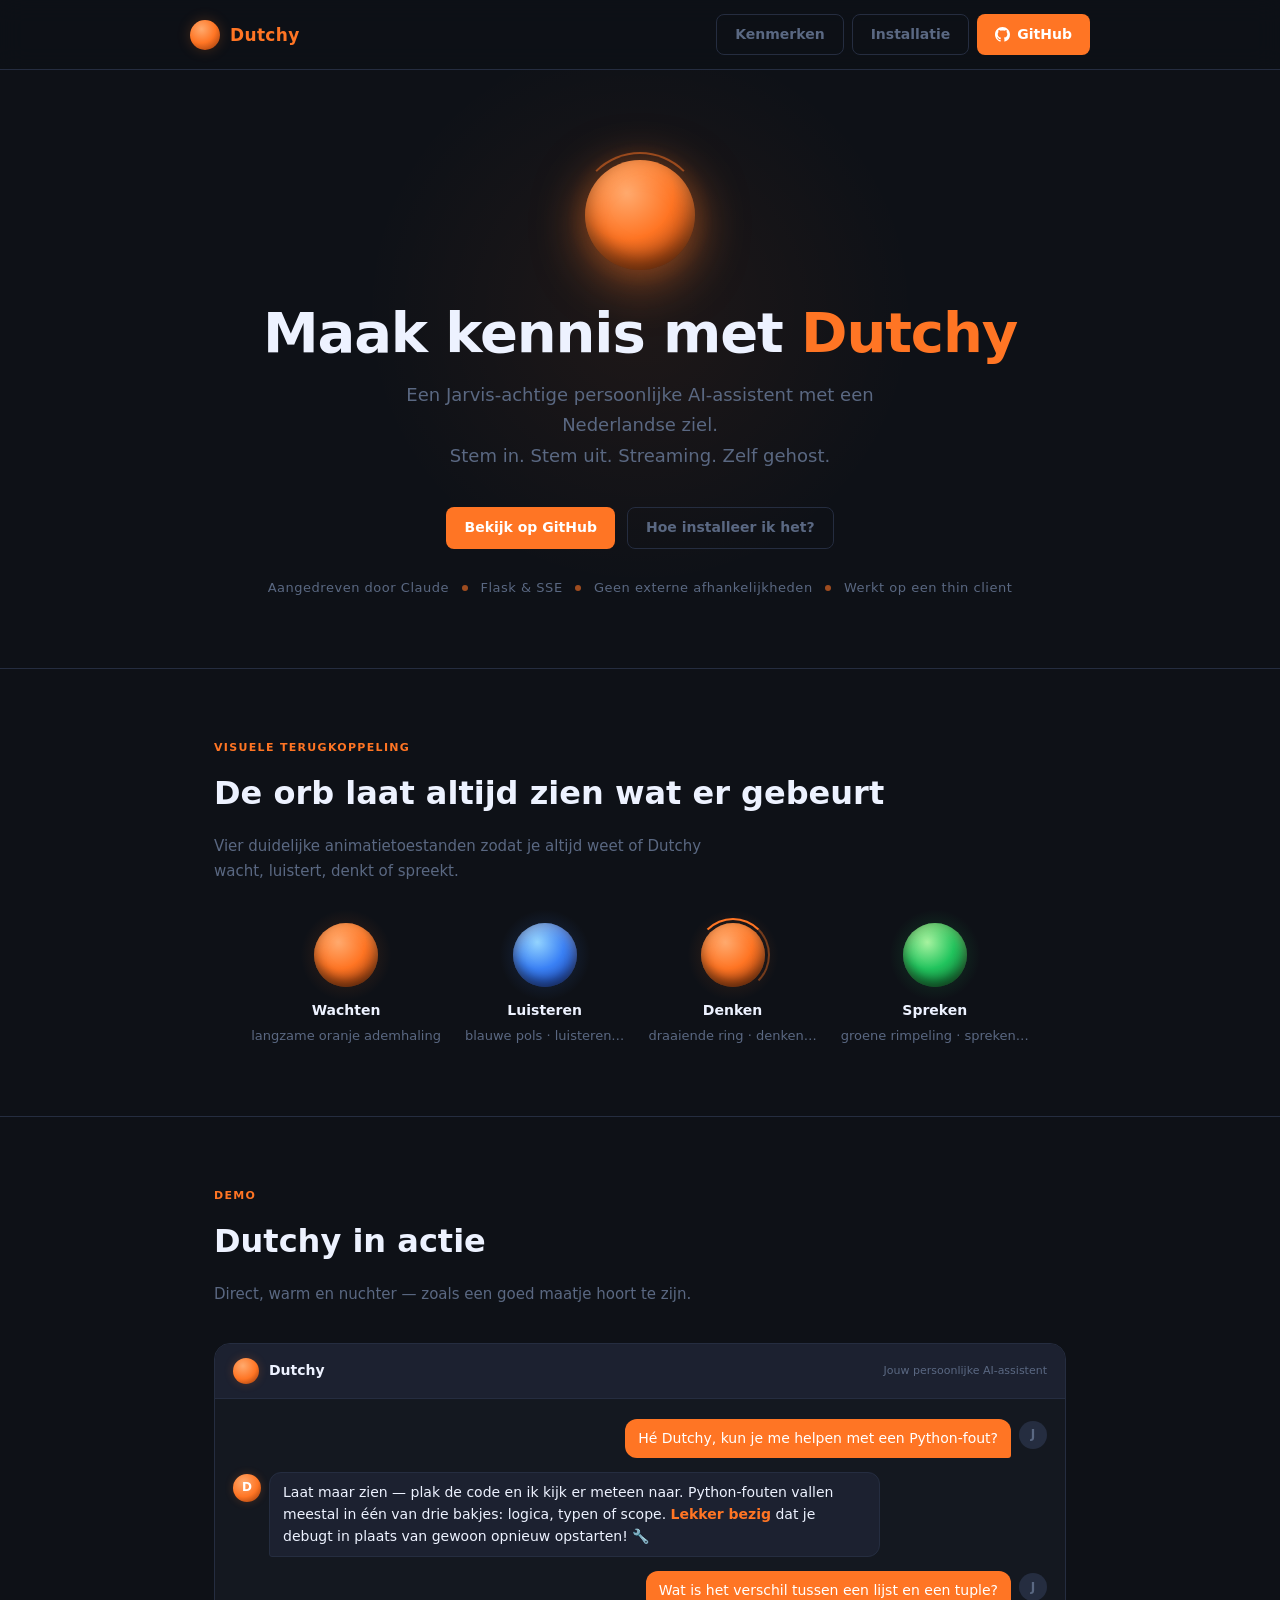
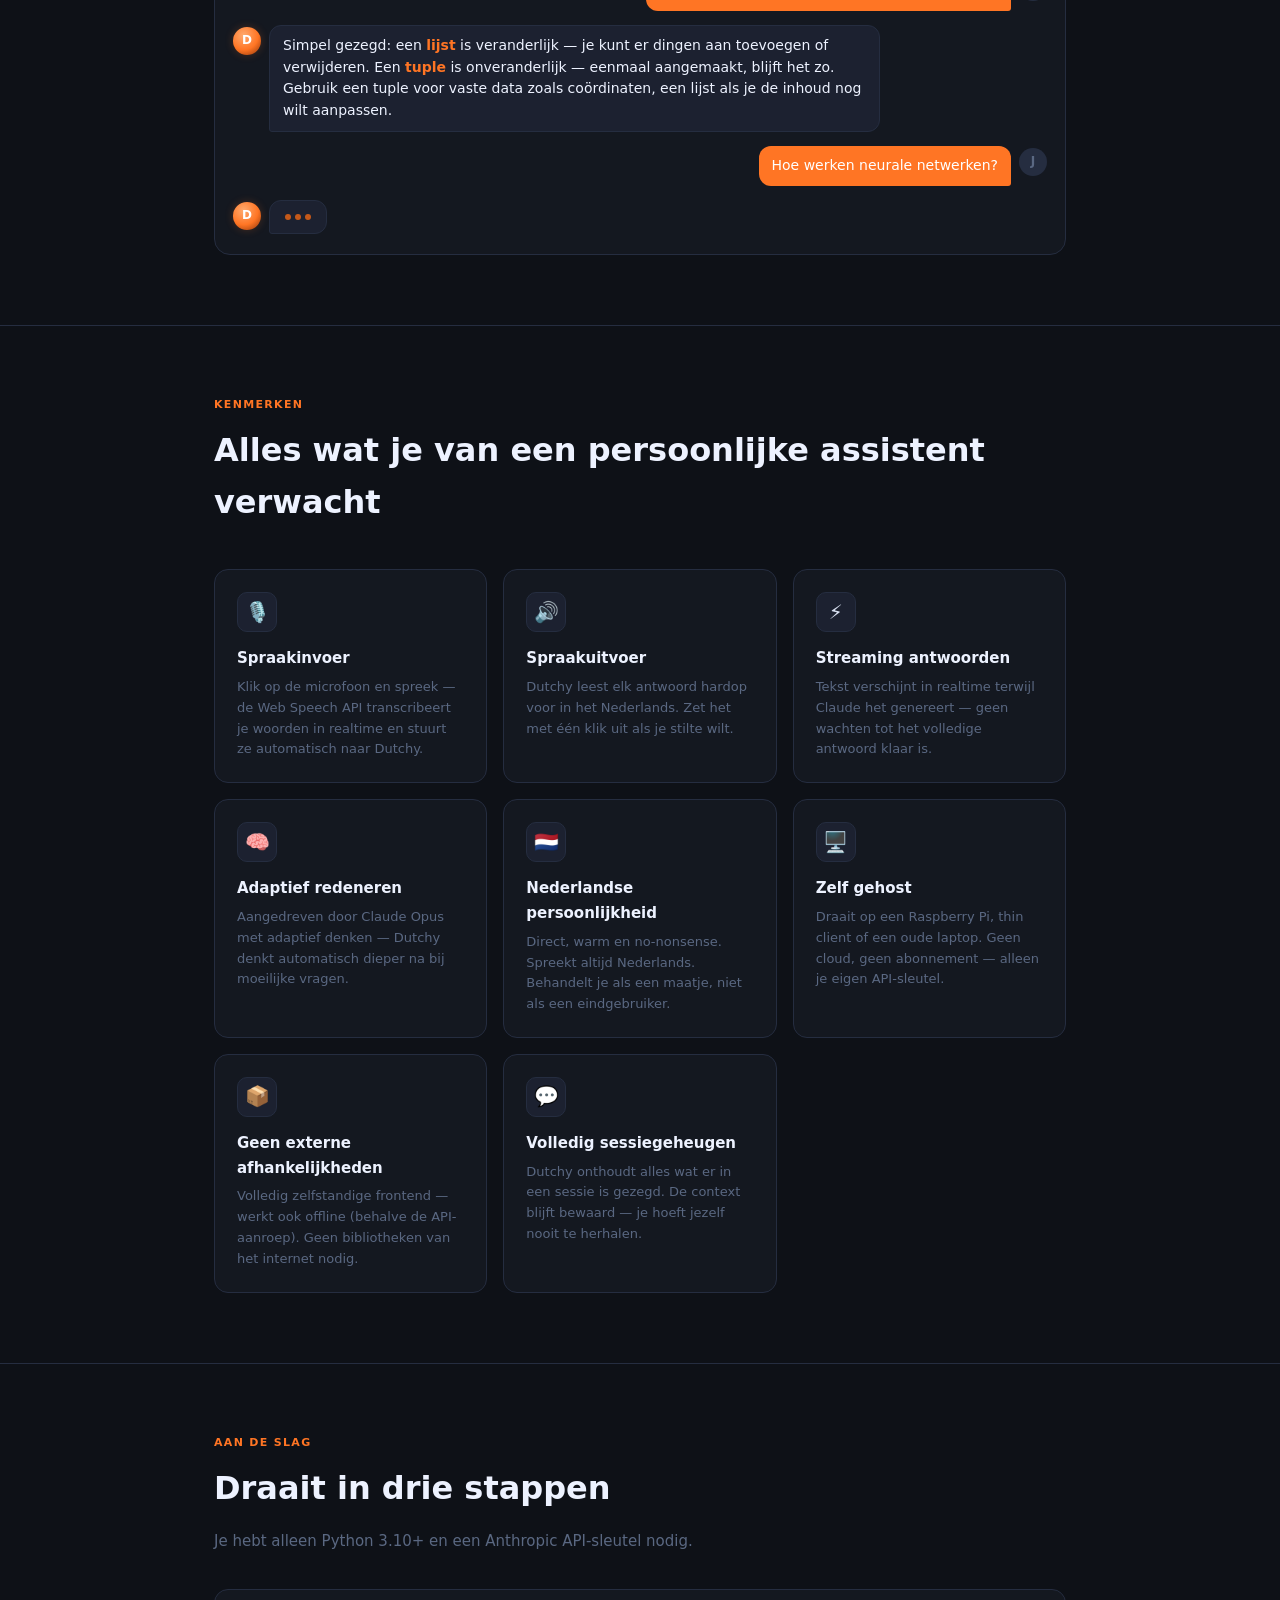
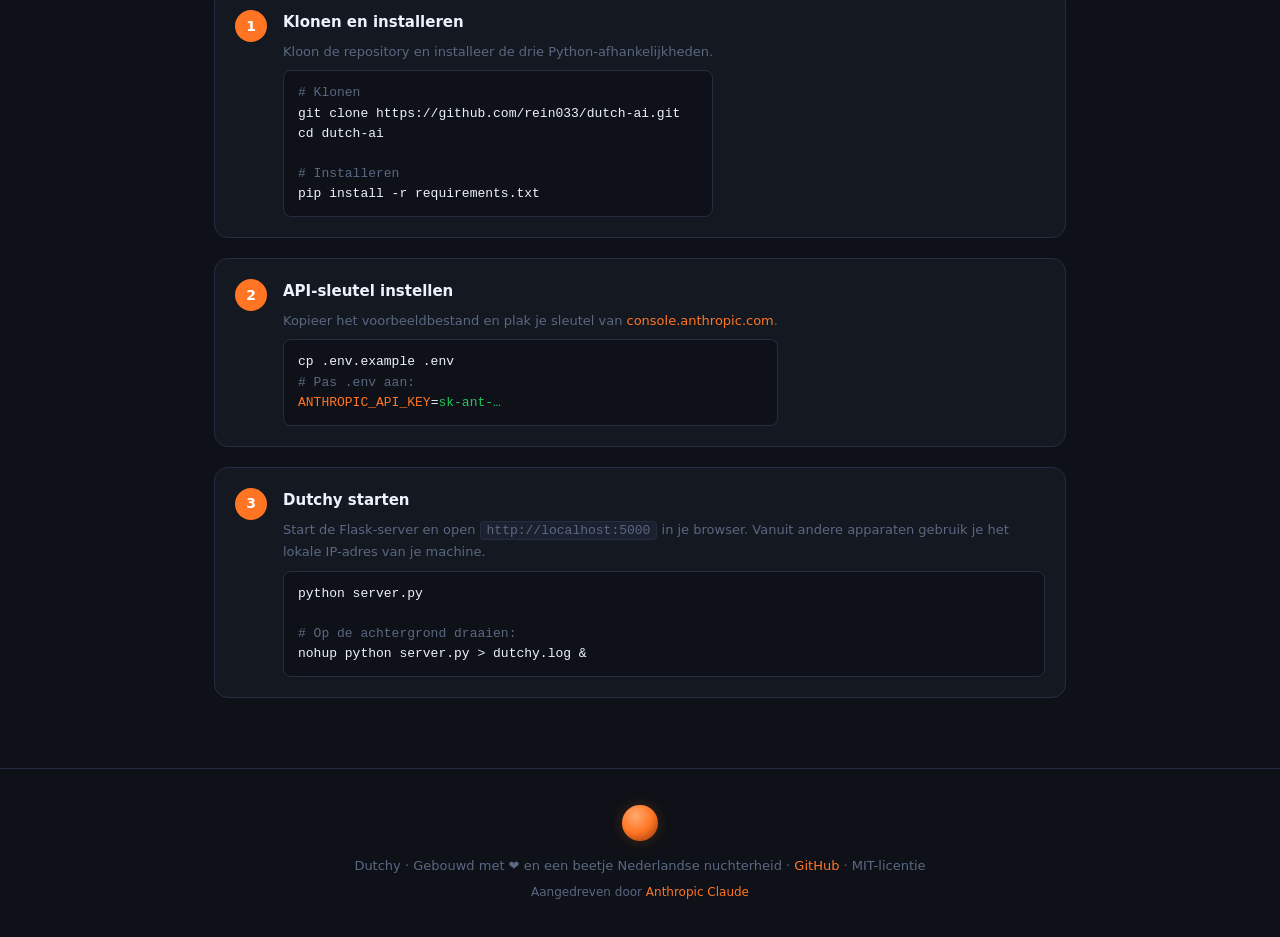
<file: docs/index.html>
<!DOCTYPE html>
<html lang="nl">
<head>
  <meta charset="UTF-8" />
  <meta name="viewport" content="width=device-width, initial-scale=1.0" />
  <title>Dutchy — Jouw persoonlijke AI-assistent</title>
  <meta name="description" content="Een Jarvis-achtige persoonlijke AI-assistent met een Nederlandse ziel. Stem in, stem uit, streaming — zelf gehost op je eigen hardware." />
  <style>
    *, *::before, *::after { box-sizing: border-box; margin: 0; padding: 0; }

    :root {
      --orange:      #ff7524;
      --orange-dim:  #c45819;
      --orange-glow: rgba(255,117,36,0.22);
      --navy:        #0e1117;
      --navy-mid:    #141820;
      --navy-light:  #1c2130;
      --navy-border: #252d40;
      --text:        #d8e0f0;
      --text-dim:    #5a6882;
      --text-bright: #edf2ff;
      --green:       #22c55e;
      --blue:        #3b82f6;
      --font:        "Segoe UI", system-ui, -apple-system, sans-serif;
      --mono:        "Cascadia Code", "Fira Code", monospace;
    }

    html { scroll-behavior: smooth; }
    body {
      background: var(--navy);
      color: var(--text);
      font-family: var(--font);
      font-size: 16px;
      line-height: 1.65;
      -webkit-font-smoothing: antialiased;
    }

    a { color: var(--orange); text-decoration: none; }
    a:hover { text-decoration: underline; }

    .container { max-width: 900px; margin: 0 auto; padding: 0 24px; }

    /* ── Nav ─────────────────────────────────────────────────────── */
    nav {
      position: sticky; top: 0; z-index: 100;
      background: rgba(14,17,23,0.85);
      backdrop-filter: blur(12px);
      border-bottom: 1px solid var(--navy-border);
      padding: 14px 24px;
    }
    .nav-inner {
      max-width: 900px; margin: 0 auto;
      display: flex; align-items: center; justify-content: space-between;
    }
    .nav-logo { display: flex; align-items: center; gap: 10px; }
    .nav-orb {
      width: 30px; height: 30px; border-radius: 50%;
      background: radial-gradient(circle at 38% 30%, #ffaa6e 0%, var(--orange) 50%, #8a3208 100%);
      box-shadow: 0 0 14px var(--orange-glow);
      animation: orb-breathe 4s ease-in-out infinite;
    }
    .nav-name { font-weight: 700; color: var(--orange); font-size: 17px; letter-spacing: 0.02em; }
    .nav-links { display: flex; gap: 8px; }
    .btn {
      display: inline-flex; align-items: center; gap: 7px;
      padding: 8px 18px; border-radius: 8px;
      font-family: var(--font); font-size: 14px; font-weight: 600;
      cursor: pointer; border: none; transition: all 0.15s;
      text-decoration: none;
    }
    .btn-primary { background: var(--orange); color: #fff; }
    .btn-primary:hover { background: var(--orange-dim); text-decoration: none; }
    .btn-ghost {
      background: transparent; color: var(--text-dim);
      border: 1px solid var(--navy-border);
    }
    .btn-ghost:hover { color: var(--orange); border-color: var(--orange-dim); text-decoration: none; }

    /* ── Hero ────────────────────────────────────────────────────── */
    .hero {
      text-align: center; padding: 90px 24px 70px;
      position: relative; overflow: hidden;
    }
    .hero::before {
      content: ''; position: absolute;
      top: -60px; left: 50%; transform: translateX(-50%);
      width: 600px; height: 600px; border-radius: 50%;
      background: radial-gradient(circle, rgba(255,117,36,0.07) 0%, transparent 65%);
      pointer-events: none;
    }
    .hero-orb-wrap { position: relative; width: 110px; height: 110px; margin: 0 auto 32px; }
    .hero-orb-glow {
      position: absolute; inset: -20px; border-radius: 50%;
      background: radial-gradient(circle, rgba(255,117,36,0.25) 0%, transparent 70%);
    }
    .hero-orb {
      position: absolute; inset: 0; border-radius: 50%;
      background: radial-gradient(circle at 38% 30%, #ffaa6e 0%, var(--orange) 45%, #8a3208 100%);
      box-shadow: inset 0 -10px 20px rgba(0,0,0,0.5), inset 0 10px 20px rgba(255,200,140,0.25), 0 10px 50px rgba(255,117,36,0.55);
      animation: orb-breathe 4s ease-in-out infinite;
    }
    .hero-ring {
      position: absolute; inset: -8px; border-radius: 50%;
      border: 2px solid transparent; border-top-color: rgba(255,117,36,0.5);
      animation: orb-spin 6s linear infinite;
    }
    .hero h1 {
      font-size: clamp(36px, 6vw, 56px); font-weight: 800;
      color: var(--text-bright); letter-spacing: -0.02em;
      line-height: 1.1; margin-bottom: 16px;
    }
    .hero h1 span { color: var(--orange); }
    .hero-sub { font-size: 18px; color: var(--text-dim); max-width: 520px; margin: 0 auto 36px; line-height: 1.7; }
    .hero-buttons { display: flex; gap: 12px; justify-content: center; flex-wrap: wrap; }
    .hero-tagline { margin-top: 28px; font-size: 13px; color: var(--text-dim); letter-spacing: 0.04em; }
    .hero-tagline span {
      display: inline-block; width: 6px; height: 6px; border-radius: 50%;
      background: var(--orange); opacity: 0.6; margin: 0 8px; vertical-align: middle;
    }

    /* ── Secties ─────────────────────────────────────────────────── */
    section { padding: 70px 0; }
    section + section { border-top: 1px solid var(--navy-border); }
    .section-label { font-size: 11px; font-weight: 700; letter-spacing: 0.12em; color: var(--orange); text-transform: uppercase; margin-bottom: 10px; }
    .section-title { font-size: clamp(24px, 4vw, 32px); font-weight: 700; color: var(--text-bright); margin-bottom: 14px; }
    .section-desc { color: var(--text-dim); max-width: 540px; font-size: 15px; }

    /* ── Kenmerken grid ──────────────────────────────────────────── */
    .features { display: grid; grid-template-columns: repeat(auto-fill, minmax(260px, 1fr)); gap: 16px; margin-top: 40px; }
    .feature-card {
      background: var(--navy-mid); border: 1px solid var(--navy-border);
      border-radius: 14px; padding: 22px; transition: border-color 0.2s, transform 0.2s;
    }
    .feature-card:hover { border-color: var(--orange-dim); transform: translateY(-2px); }
    .feature-icon {
      width: 40px; height: 40px; border-radius: 10px;
      background: var(--navy-light); border: 1px solid var(--navy-border);
      display: flex; align-items: center; justify-content: center;
      font-size: 20px; margin-bottom: 14px;
    }
    .feature-card h3 { font-size: 15px; color: var(--text-bright); margin-bottom: 6px; }
    .feature-card p  { font-size: 13px; color: var(--text-dim); line-height: 1.6; }

    /* ── Demo chat ───────────────────────────────────────────────── */
    .chat-demo { background: var(--navy-mid); border: 1px solid var(--navy-border); border-radius: 16px; overflow: hidden; margin-top: 36px; }
    .chat-demo-header {
      display: flex; align-items: center; gap: 10px;
      padding: 14px 18px; border-bottom: 1px solid var(--navy-border); background: var(--navy-light);
    }
    .demo-orb {
      width: 26px; height: 26px; border-radius: 50%;
      background: radial-gradient(circle at 38% 30%, #ffaa6e 0%, var(--orange) 55%, #8a3208 100%);
      box-shadow: 0 0 10px var(--orange-glow); animation: orb-breathe 4s ease-in-out infinite; flex-shrink: 0;
    }
    .demo-title { font-size: 14px; font-weight: 600; color: var(--text-bright); }
    .demo-state { font-size: 11px; color: var(--text-dim); margin-left: auto; }
    .chat-messages { padding: 20px 18px; display: flex; flex-direction: column; gap: 14px; }
    .demo-msg { display: flex; gap: 8px; }
    .demo-msg.user { flex-direction: row-reverse; }
    .demo-avatar { width: 28px; height: 28px; border-radius: 50%; display: flex; align-items: center; justify-content: center; font-size: 12px; font-weight: 700; flex-shrink: 0; margin-top: 2px; }
    .demo-msg.user .demo-avatar { background: var(--navy-border); color: var(--text-dim); }
    .demo-msg.assistant .demo-avatar { background: radial-gradient(circle at 38% 30%, #ffaa6e 0%, var(--orange) 55%, #8a3208 100%); color: #fff; box-shadow: 0 0 8px var(--orange-glow); }
    .demo-bubble { padding: 9px 13px; border-radius: 12px; font-size: 14px; line-height: 1.55; max-width: 75%; }
    .demo-msg.user .demo-bubble { background: var(--orange); color: #fff; border-radius: 12px 12px 3px 12px; }
    .demo-msg.assistant .demo-bubble { background: var(--navy-light); border: 1px solid var(--navy-border); color: var(--text-bright); border-radius: 12px 12px 12px 3px; }
    .demo-msg.assistant .demo-bubble strong { color: var(--orange); }
    .typing-indicator { display: flex; gap: 4px; padding: 4px 2px; }
    .typing-indicator span { width: 6px; height: 6px; border-radius: 50%; background: var(--orange-dim); animation: dot-pulse 1.2s infinite ease-in-out; }
    .typing-indicator span:nth-child(2) { animation-delay: 0.2s; }
    .typing-indicator span:nth-child(3) { animation-delay: 0.4s; }

    /* ── Orb-toestanden ──────────────────────────────────────────── */
    .orb-states { display: flex; flex-wrap: wrap; gap: 24px; justify-content: center; margin-top: 40px; }
    .orb-state-item { display: flex; flex-direction: column; align-items: center; gap: 12px; }
    .state-orb-wrap { position: relative; width: 64px; height: 64px; }
    .state-orb { position: absolute; inset: 0; border-radius: 50%; box-shadow: inset 0 -6px 12px rgba(0,0,0,0.5), inset 0 6px 12px rgba(255,200,140,0.25); }
    .state-ring { position: absolute; inset: -5px; border-radius: 50%; border: 2px solid transparent; opacity: 0; }
    .state-glow { position: absolute; inset: -14px; border-radius: 50%; pointer-events: none; }

    .state-orb.idle { background: radial-gradient(circle at 38% 30%, #ffaa6e 0%, var(--orange) 45%, #8a3208 100%); animation: orb-breathe 4s ease-in-out infinite; }
    .state-glow.idle { background: radial-gradient(circle, rgba(255,117,36,0.2) 0%, transparent 70%); }
    .state-orb.listening { background: radial-gradient(circle at 38% 30%, #93d4ff 0%, var(--blue) 45%, #1535a0 100%); animation: orb-listen 0.9s ease-in-out infinite; }
    .state-glow.listening { background: radial-gradient(circle, rgba(59,130,246,0.25) 0%, transparent 70%); }
    .state-orb.thinking { background: radial-gradient(circle at 38% 30%, #ffaa6e 0%, var(--orange) 45%, #8a3208 100%); animation: orb-think-pulse 2s ease-in-out infinite; }
    .state-ring.thinking { opacity: 1; border-top-color: var(--orange); border-right-color: rgba(255,117,36,0.4); animation: orb-spin 1.1s linear infinite; }
    .state-orb.speaking { background: radial-gradient(circle at 38% 30%, #a7f3a0 0%, var(--green) 45%, #0f5e2a 100%); animation: orb-speak 0.55s ease-in-out infinite alternate; }
    .state-glow.speaking { background: radial-gradient(circle, rgba(34,197,94,0.25) 0%, transparent 70%); }

    .orb-state-label { font-size: 13px; color: var(--text-dim); text-align: center; }
    .orb-state-label strong { display: block; color: var(--text-bright); font-size: 14px; margin-bottom: 2px; }

    /* ── Installatiestappen ──────────────────────────────────────── */
    .steps { display: flex; flex-direction: column; gap: 20px; margin-top: 36px; }
    .step { display: flex; gap: 16px; background: var(--navy-mid); border: 1px solid var(--navy-border); border-radius: 14px; padding: 20px; }
    .step-num { width: 32px; height: 32px; border-radius: 50%; background: var(--orange); color: #fff; font-size: 14px; font-weight: 700; display: flex; align-items: center; justify-content: center; flex-shrink: 0; }
    .step h3 { font-size: 15px; color: var(--text-bright); margin-bottom: 6px; }
    .step p  { font-size: 13px; color: var(--text-dim); margin-bottom: 8px; }

    pre { background: var(--navy); border: 1px solid var(--navy-border); border-radius: 8px; padding: 12px 14px; font-family: var(--mono); font-size: 13px; color: var(--text-bright); overflow-x: auto; line-height: 1.55; }
    pre .c { color: #5a6882; }
    pre .o { color: var(--orange); }
    pre .g { color: var(--green); }

    /* ── Footer ──────────────────────────────────────────────────── */
    footer { border-top: 1px solid var(--navy-border); padding: 36px 24px; text-align: center; }
    .footer-inner { max-width: 900px; margin: 0 auto; }
    .footer-orb { width: 36px; height: 36px; border-radius: 50%; background: radial-gradient(circle at 38% 30%, #ffaa6e 0%, var(--orange) 50%, #8a3208 100%); box-shadow: 0 0 14px var(--orange-glow); animation: orb-breathe 4s ease-in-out infinite; margin: 0 auto 14px; }
    .footer-text { font-size: 13px; color: var(--text-dim); }
    .footer-text a { color: var(--orange); }

    /* ── Animaties ───────────────────────────────────────────────── */
    @keyframes orb-breathe {
      0%,100% { box-shadow: inset 0 -6px 12px rgba(0,0,0,0.5), inset 0 6px 12px rgba(255,200,140,0.25), 0 0 18px rgba(255,117,36,0.35); }
      50%     { box-shadow: inset 0 -6px 12px rgba(0,0,0,0.5), inset 0 6px 12px rgba(255,200,140,0.25), 0 0 40px rgba(255,117,36,0.7), 0 0 70px rgba(255,117,36,0.15); }
    }
    @keyframes orb-listen {
      0%,100% { transform: scale(1);    box-shadow: inset 0 -6px 12px rgba(0,0,0,0.5), 0 0 22px rgba(59,130,246,0.5); }
      50%     { transform: scale(1.08); box-shadow: inset 0 -6px 12px rgba(0,0,0,0.5), 0 0 48px rgba(59,130,246,0.9), 0 0 90px rgba(59,130,246,0.2); }
    }
    @keyframes orb-think-pulse {
      0%,100% { box-shadow: inset 0 -6px 12px rgba(0,0,0,0.5), 0 0 18px rgba(255,117,36,0.4); }
      50%     { box-shadow: inset 0 -6px 12px rgba(0,0,0,0.5), 0 0 34px rgba(255,117,36,0.65); }
    }
    @keyframes orb-speak {
      from { transform: scale(0.95); box-shadow: inset 0 -6px 12px rgba(0,0,0,0.5), 0 0 22px rgba(34,197,94,0.5); }
      to   { transform: scale(1.07); box-shadow: inset 0 -6px 12px rgba(0,0,0,0.5), 0 0 55px rgba(34,197,94,0.88), 0 0 100px rgba(34,197,94,0.2); }
    }
    @keyframes orb-spin { to { transform: rotate(360deg); } }
    @keyframes dot-pulse {
      0%,80%,100% { opacity: 0.25; transform: scale(0.8); }
      40%         { opacity: 1;    transform: scale(1.1); }
    }
    @keyframes fadeUp {
      from { opacity: 0; transform: translateY(18px); }
      to   { opacity: 1; transform: translateY(0); }
    }
    .fade-in { opacity: 0; animation: fadeUp 0.5s ease-out forwards; }
    .delay-1 { animation-delay: 0.1s; }
    .delay-2 { animation-delay: 0.2s; }
    .delay-3 { animation-delay: 0.3s; }

    @media (max-width: 600px) {
      .hero { padding: 60px 20px 50px; }
      .hero h1 { font-size: 32px; }
      .nav-links .btn-ghost { display: none; }
      .step { flex-direction: column; }
      .orb-states { gap: 16px; }
    }
  </style>
</head>
<body>

  <!-- Navigatie -->
  <nav>
    <div class="nav-inner">
      <div class="nav-logo">
        <div class="nav-orb"></div>
        <span class="nav-name">Dutchy</span>
      </div>
      <div class="nav-links">
        <a href="#kenmerken" class="btn btn-ghost">Kenmerken</a>
        <a href="#installatie" class="btn btn-ghost">Installatie</a>
        <a href="https://github.com/rein033/dutch-ai" class="btn btn-primary" target="_blank">
          <svg width="15" height="15" viewBox="0 0 24 24" fill="currentColor">
            <path d="M12 0C5.37 0 0 5.37 0 12c0 5.31 3.435 9.795 8.205 11.385.6.105.825-.255.825-.57 0-.285-.015-1.23-.015-2.235-3.015.555-3.795-.735-4.035-1.41-.135-.345-.72-1.41-1.23-1.695-.42-.225-1.02-.78-.015-.795.945-.015 1.62.87 1.845 1.23 1.08 1.815 2.805 1.305 3.495.99.105-.78.42-1.305.765-1.605-2.67-.3-5.46-1.335-5.46-5.925 0-1.305.465-2.385 1.23-3.225-.12-.3-.54-1.53.12-3.18 0 0 1.005-.315 3.3 1.23.96-.27 1.98-.405 3-.405s2.04.135 3 .405c2.295-1.56 3.3-1.23 3.3-1.23.66 1.65.24 2.88.12 3.18.765.84 1.23 1.905 1.23 3.225 0 4.605-2.805 5.625-5.475 5.925.435.375.81 1.095.81 2.22 0 1.605-.015 2.895-.015 3.3 0 .315.225.69.825.57A12.02 12.02 0 0 0 24 12c0-6.63-5.37-12-12-12z"/>
          </svg>
          GitHub
        </a>
      </div>
    </div>
  </nav>

  <!-- Hero -->
  <section class="hero">
    <div class="hero-orb-wrap fade-in">
      <div class="hero-orb-glow"></div>
      <div class="hero-orb"></div>
      <div class="hero-ring"></div>
    </div>
    <h1 class="fade-in delay-1">Maak kennis met <span>Dutchy</span></h1>
    <p class="hero-sub fade-in delay-2">
      Een Jarvis-achtige persoonlijke AI-assistent met een Nederlandse ziel.<br>
      Stem in. Stem uit. Streaming. Zelf gehost.
    </p>
    <div class="hero-buttons fade-in delay-3">
      <a href="https://github.com/rein033/dutch-ai" class="btn btn-primary" target="_blank">
        Bekijk op GitHub
      </a>
      <a href="#installatie" class="btn btn-ghost">Hoe installeer ik het?</a>
    </div>
    <p class="hero-tagline fade-in delay-3">
      Aangedreven door Claude
      <span></span>
      Flask &amp; SSE
      <span></span>
      Geen externe afhankelijkheden
      <span></span>
      Werkt op een thin client
    </p>
  </section>

  <!-- Orb-toestanden -->
  <section>
    <div class="container">
      <p class="section-label">Visuele terugkoppeling</p>
      <h2 class="section-title">De orb laat altijd zien wat er gebeurt</h2>
      <p class="section-desc">Vier duidelijke animatietoestanden zodat je altijd weet of Dutchy wacht, luistert, denkt of spreekt.</p>

      <div class="orb-states">
        <div class="orb-state-item">
          <div class="state-orb-wrap">
            <div class="state-glow idle"></div>
            <div class="state-orb idle"></div>
          </div>
          <div class="orb-state-label"><strong>Wachten</strong>langzame oranje ademhaling</div>
        </div>
        <div class="orb-state-item">
          <div class="state-orb-wrap">
            <div class="state-glow listening"></div>
            <div class="state-orb listening"></div>
          </div>
          <div class="orb-state-label"><strong>Luisteren</strong>blauwe pols · luisteren…</div>
        </div>
        <div class="orb-state-item">
          <div class="state-orb-wrap">
            <div class="state-glow idle"></div>
            <div class="state-orb thinking"></div>
            <div class="state-ring thinking"></div>
          </div>
          <div class="orb-state-label"><strong>Denken</strong>draaiende ring · denken…</div>
        </div>
        <div class="orb-state-item">
          <div class="state-orb-wrap">
            <div class="state-glow speaking"></div>
            <div class="state-orb speaking"></div>
          </div>
          <div class="orb-state-label"><strong>Spreken</strong>groene rimpeling · spreken…</div>
        </div>
      </div>
    </div>
  </section>

  <!-- Demo chat -->
  <section id="kenmerken">
    <div class="container">
      <p class="section-label">Demo</p>
      <h2 class="section-title">Dutchy in actie</h2>
      <p class="section-desc">Direct, warm en nuchter — zoals een goed maatje hoort te zijn.</p>

      <div class="chat-demo">
        <div class="chat-demo-header">
          <div class="demo-orb"></div>
          <span class="demo-title">Dutchy</span>
          <span class="demo-state">Jouw persoonlijke AI-assistent</span>
        </div>
        <div class="chat-messages">

          <div class="demo-msg user">
            <div class="demo-avatar">J</div>
            <div class="demo-bubble">Hé Dutchy, kun je me helpen met een Python-fout?</div>
          </div>

          <div class="demo-msg assistant">
            <div class="demo-avatar">D</div>
            <div class="demo-bubble">
              Laat maar zien — plak de code en ik kijk er meteen naar. Python-fouten vallen meestal in één van drie bakjes: logica, typen of scope. <strong>Lekker bezig</strong> dat je debugt in plaats van gewoon opnieuw opstarten! 🔧
            </div>
          </div>

          <div class="demo-msg user">
            <div class="demo-avatar">J</div>
            <div class="demo-bubble">Wat is het verschil tussen een lijst en een tuple?</div>
          </div>

          <div class="demo-msg assistant">
            <div class="demo-avatar">D</div>
            <div class="demo-bubble">
              Simpel gezegd: een <strong>lijst</strong> is veranderlijk — je kunt er dingen aan toevoegen of verwijderen. Een <strong>tuple</strong> is onveranderlijk — eenmaal aangemaakt, blijft het zo. Gebruik een tuple voor vaste data zoals coördinaten, een lijst als je de inhoud nog wilt aanpassen.
            </div>
          </div>

          <div class="demo-msg user">
            <div class="demo-avatar">J</div>
            <div class="demo-bubble">Hoe werken neurale netwerken?</div>
          </div>

          <div class="demo-msg assistant">
            <div class="demo-avatar">D</div>
            <div class="demo-bubble" id="typing-bubble">
              <div class="typing-indicator"><span></span><span></span><span></span></div>
            </div>
          </div>

        </div>
      </div>
    </div>
  </section>

  <!-- Kenmerken -->
  <section>
    <div class="container">
      <p class="section-label">Kenmerken</p>
      <h2 class="section-title">Alles wat je van een persoonlijke assistent verwacht</h2>

      <div class="features">
        <div class="feature-card">
          <div class="feature-icon">🎙️</div>
          <h3>Spraakinvoer</h3>
          <p>Klik op de microfoon en spreek — de Web Speech API transcribeert je woorden in realtime en stuurt ze automatisch naar Dutchy.</p>
        </div>
        <div class="feature-card">
          <div class="feature-icon">🔊</div>
          <h3>Spraakuitvoer</h3>
          <p>Dutchy leest elk antwoord hardop voor in het Nederlands. Zet het met één klik uit als je stilte wilt.</p>
        </div>
        <div class="feature-card">
          <div class="feature-icon">⚡</div>
          <h3>Streaming antwoorden</h3>
          <p>Tekst verschijnt in realtime terwijl Claude het genereert — geen wachten tot het volledige antwoord klaar is.</p>
        </div>
        <div class="feature-card">
          <div class="feature-icon">🧠</div>
          <h3>Adaptief redeneren</h3>
          <p>Aangedreven door Claude Opus met adaptief denken — Dutchy denkt automatisch dieper na bij moeilijke vragen.</p>
        </div>
        <div class="feature-card">
          <div class="feature-icon">🇳🇱</div>
          <h3>Nederlandse persoonlijkheid</h3>
          <p>Direct, warm en no-nonsense. Spreekt altijd Nederlands. Behandelt je als een maatje, niet als een eindgebruiker.</p>
        </div>
        <div class="feature-card">
          <div class="feature-icon">🖥️</div>
          <h3>Zelf gehost</h3>
          <p>Draait op een Raspberry Pi, thin client of een oude laptop. Geen cloud, geen abonnement — alleen je eigen API-sleutel.</p>
        </div>
        <div class="feature-card">
          <div class="feature-icon">📦</div>
          <h3>Geen externe afhankelijkheden</h3>
          <p>Volledig zelfstandige frontend — werkt ook offline (behalve de API-aanroep). Geen bibliotheken van het internet nodig.</p>
        </div>
        <div class="feature-card">
          <div class="feature-icon">💬</div>
          <h3>Volledig sessiegeheugen</h3>
          <p>Dutchy onthoudt alles wat er in een sessie is gezegd. De context blijft bewaard — je hoeft jezelf nooit te herhalen.</p>
        </div>
      </div>
    </div>
  </section>

  <!-- Installatie -->
  <section id="installatie">
    <div class="container">
      <p class="section-label">Aan de slag</p>
      <h2 class="section-title">Draait in drie stappen</h2>
      <p class="section-desc">Je hebt alleen Python 3.10+ en een Anthropic API-sleutel nodig.</p>

      <div class="steps">

        <div class="step">
          <div class="step-num">1</div>
          <div>
            <h3>Klonen en installeren</h3>
            <p>Kloon de repository en installeer de drie Python-afhankelijkheden.</p>
            <pre><span class="c"># Klonen</span>
git clone https://github.com/rein033/dutch-ai.git
cd dutch-ai

<span class="c"># Installeren</span>
pip install -r requirements.txt</pre>
          </div>
        </div>

        <div class="step">
          <div class="step-num">2</div>
          <div>
            <h3>API-sleutel instellen</h3>
            <p>Kopieer het voorbeeldbestand en plak je sleutel van <a href="https://console.anthropic.com/" target="_blank">console.anthropic.com</a>.</p>
            <pre>cp .env.example .env
<span class="c"># Pas .env aan:</span>
<span class="o">ANTHROPIC_API_KEY</span>=<span class="g">sk-ant-…</span></pre>
          </div>
        </div>

        <div class="step">
          <div class="step-num">3</div>
          <div>
            <h3>Dutchy starten</h3>
            <p>Start de Flask-server en open <code style="background:var(--navy-light);border:1px solid var(--navy-border);border-radius:4px;padding:1px 6px;font-family:var(--mono);font-size:13px;">http://localhost:5000</code> in je browser. Vanuit andere apparaten gebruik je het lokale IP-adres van je machine.</p>
            <pre>python server.py

<span class="c"># Op de achtergrond draaien:</span>
nohup python server.py &gt; dutchy.log &amp;</pre>
          </div>
        </div>

      </div>
    </div>
  </section>

  <!-- Footer -->
  <footer>
    <div class="footer-inner">
      <div class="footer-orb"></div>
      <p class="footer-text">
        Dutchy · Gebouwd met ❤️ en een beetje Nederlandse nuchterheid ·
        <a href="https://github.com/rein033/dutch-ai" target="_blank">GitHub</a>
        · MIT-licentie
      </p>
      <p class="footer-text" style="margin-top:6px; font-size:12px;">
        Aangedreven door <a href="https://www.anthropic.com/" target="_blank">Anthropic Claude</a>
      </p>
    </div>
  </footer>

  <script>
    // Laat de typende indicator na een paar seconden een antwoord tonen
    setTimeout(() => {
      document.getElementById("typing-bubble").innerHTML =
        `Stel je een brein voor dat bestaat uit heel eenvoudige schakelaars. Je hebt een <strong>invoerlaag</strong> (je zintuigen), verborgen lagen (waar het denken plaatsvindt) en een <strong>uitvoerlaag</strong> (je beslissing). Tijdens het trainen past het netwerk miljoenen kleine draaiknoppen aan — <strong>gewichten</strong> — totdat het goed is in de taak. Doe maar gewoon, het is gewoon wiskunde, een miljard keer gedaan. 🧠`;
    }, 2800);

    // Fade-in bij scrollen
    const observer = new IntersectionObserver((entries) => {
      entries.forEach(e => { if (e.isIntersecting) e.target.style.animationPlayState = "running"; });
    }, { threshold: 0.1 });
    document.querySelectorAll(".fade-in").forEach(el => {
      el.style.animationPlayState = "paused";
      observer.observe(el);
    });
  </script>
</body>
</html>
</file>
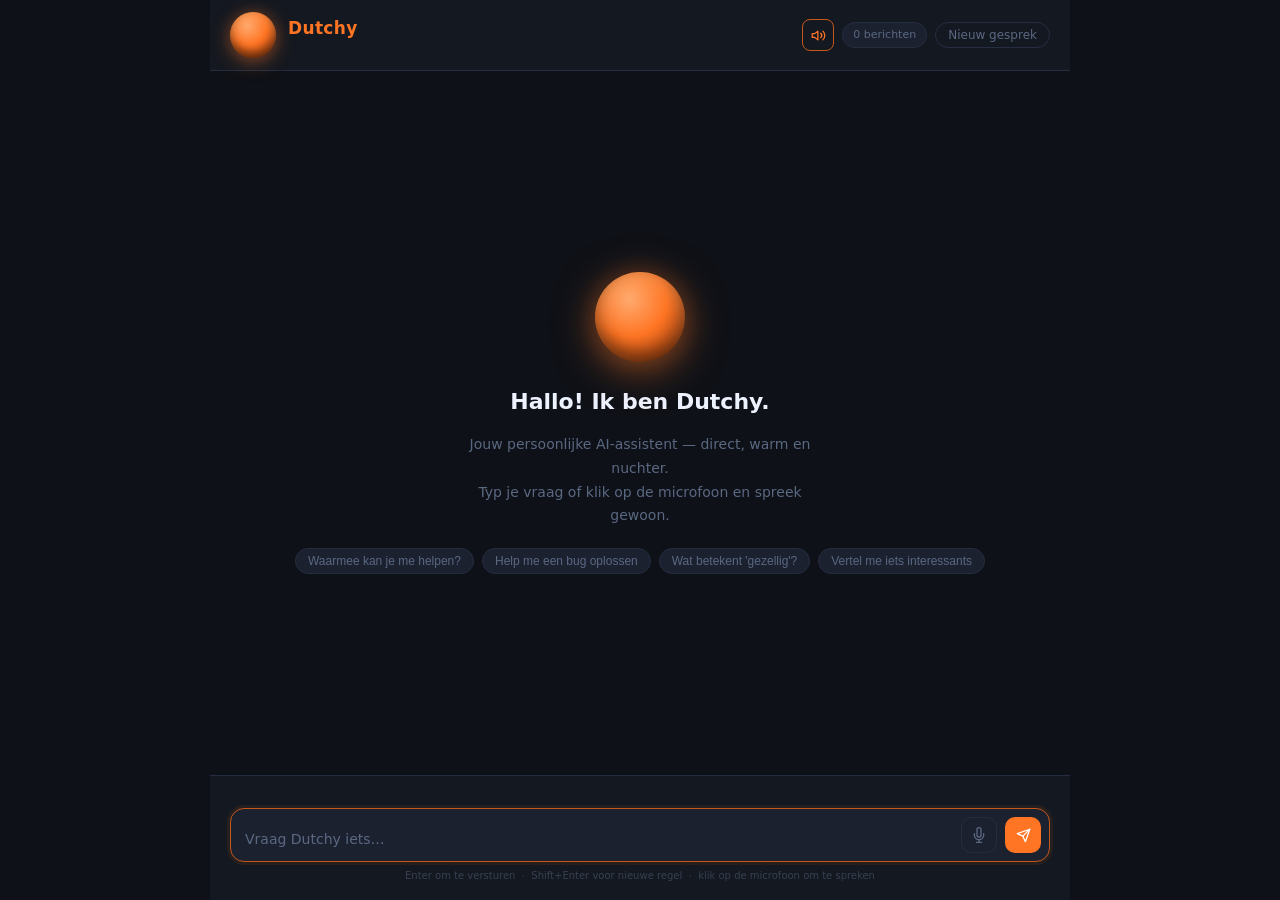
<file: static/index.html>
<!DOCTYPE html>
<html lang="nl">
<head>
  <meta charset="UTF-8" />
  <meta name="viewport" content="width=device-width, initial-scale=1.0" />
  <title>Dutchy — Jouw persoonlijke AI-assistent</title>
  <link rel="stylesheet" href="style.css" />
</head>
<body>
  <div id="app">

    <!-- Header -->
    <header>
      <div class="header-left">
        <!-- Animated orb -->
        <div class="orb-wrap" id="orb-wrap">
          <div class="orb-glow" id="orb-glow"></div>
          <div class="orb" id="orb"></div>
          <div class="orb-ring" id="orb-ring"></div>
        </div>
        <div class="header-title">
          <span class="title-dutchy">Dutchy</span>
          <span class="title-state" id="state-label"></span>
        </div>
      </div>
      <div class="header-right">
        <button id="voice-toggle" class="icon-btn" title="Spraakuitvoer aan/uit" aria-pressed="true">
          <svg id="voice-icon-on" viewBox="0 0 24 24" fill="none" stroke="currentColor"
               stroke-width="2" stroke-linecap="round" stroke-linejoin="round">
            <polygon points="11 5 6 9 2 9 2 15 6 15 11 19 11 5"></polygon>
            <path d="M19.07 4.93a10 10 0 0 1 0 14.14"></path>
            <path d="M15.54 8.46a5 5 0 0 1 0 7.07"></path>
          </svg>
          <svg id="voice-icon-off" viewBox="0 0 24 24" fill="none" stroke="currentColor"
               stroke-width="2" stroke-linecap="round" stroke-linejoin="round"
               style="display:none">
            <polygon points="11 5 6 9 2 9 2 15 6 15 11 19 11 5"></polygon>
            <line x1="23" y1="9" x2="17" y2="15"></line>
            <line x1="17" y1="9" x2="23" y2="15"></line>
          </svg>
        </button>
        <div id="status-badge" class="status-badge" title="Berichten in dit gesprek">0 berichten</div>
        <button id="clear-btn" class="clear-btn">Nieuw gesprek</button>
      </div>
    </header>

    <!-- Chat area -->
    <main id="chat-area"></main>

    <!-- Input bar -->
    <footer>
      <div class="input-wrap">
        <textarea
          id="user-input"
          placeholder="Vraag Dutchy iets…"
          rows="1"
          autocomplete="off"
          spellcheck="false"
        ></textarea>
        <button id="mic-btn" class="mic-btn" aria-label="Klik om te spreken" title="Spraakinvoer">
          <svg viewBox="0 0 24 24" fill="none" stroke="currentColor"
               stroke-width="2" stroke-linecap="round" stroke-linejoin="round">
            <path d="M12 1a3 3 0 0 0-3 3v8a3 3 0 0 0 6 0V4a3 3 0 0 0-3-3z"></path>
            <path d="M19 10v2a7 7 0 0 1-14 0v-2"></path>
            <line x1="12" y1="19" x2="12" y2="23"></line>
            <line x1="8"  y1="23" x2="16" y2="23"></line>
          </svg>
        </button>
        <button id="send-btn" class="send-btn" aria-label="Verstuur">
          <svg viewBox="0 0 24 24" fill="none" stroke="currentColor"
               stroke-width="2" stroke-linecap="round" stroke-linejoin="round">
            <line x1="22" y1="2" x2="11" y2="13"></line>
            <polygon points="22 2 15 22 11 13 2 9 22 2"></polygon>
          </svg>
        </button>
      </div>
      <p class="input-hint">Enter om te versturen &nbsp;·&nbsp; Shift+Enter voor nieuwe regel &nbsp;·&nbsp; klik op de microfoon om te spreken</p>
    </footer>

  </div>
  <script src="app.js"></script>
</body>
</html>
</file>
<file: static/style.css>
/* ── Reset & base ─────────────────────────────────────────────────────────── */
*, *::before, *::after { box-sizing: border-box; margin: 0; padding: 0; }

:root {
  --orange:        #ff7524;
  --orange-mid:    #e06315;
  --orange-dim:    #c45819;
  --orange-glow:   rgba(255, 117, 36, 0.22);
  --orange-glow2:  rgba(255, 117, 36, 0.08);
  --blue:          #3b82f6;
  --blue-glow:     rgba(59, 130, 246, 0.35);
  --green:         #22c55e;
  --green-glow:    rgba(34, 197, 94, 0.35);
  --navy:          #0e1117;
  --navy-mid:      #141820;
  --navy-light:    #1c2130;
  --navy-border:   #252d40;
  --text:          #d8e0f0;
  --text-dim:      #5a6882;
  --text-bright:   #edf2ff;
  --font:          "Segoe UI", system-ui, -apple-system, sans-serif;
  --mono:          "Cascadia Code", "Fira Code", "JetBrains Mono", monospace;
  --radius:        14px;
  --radius-sm:     8px;
}

html, body {
  height: 100%;
  background: var(--navy);
  color: var(--text);
  font-family: var(--font);
  font-size: 15px;
  line-height: 1.6;
  -webkit-font-smoothing: antialiased;
}

/* ── App shell ────────────────────────────────────────────────────────────── */
#app {
  display: flex;
  flex-direction: column;
  height: 100vh;
  max-width: 860px;
  margin: 0 auto;
}

/* ── Header ───────────────────────────────────────────────────────────────── */
header {
  display: flex;
  align-items: center;
  justify-content: space-between;
  padding: 12px 20px;
  background: var(--navy-mid);
  border-bottom: 1px solid var(--navy-border);
  flex-shrink: 0;
  gap: 12px;
}

.header-left  { display: flex; align-items: center; gap: 12px; }
.header-right { display: flex; align-items: center; gap: 8px; }

/* ── Orb ──────────────────────────────────────────────────────────────────── */
.orb-wrap {
  position: relative;
  width: 46px;
  height: 46px;
  flex-shrink: 0;
}

/* Outer atmospheric glow */
.orb-glow {
  position: absolute;
  inset: -10px;
  border-radius: 50%;
  background: radial-gradient(circle, var(--orange-glow) 0%, transparent 70%);
  transition: background 0.5s;
  pointer-events: none;
}

/* The orb sphere */
.orb {
  position: absolute;
  inset: 0;
  border-radius: 50%;
  background: radial-gradient(circle at 38% 30%, #ffaa6e 0%, var(--orange) 45%, #8a3208 100%);
  box-shadow:
    inset 0 -5px 10px rgba(0,0,0,0.5),
    inset 0  5px 10px rgba(255,200,140,0.25),
    0 4px 20px rgba(255,117,36,0.4);
  transition: background 0.4s, box-shadow 0.4s;
}

/* Spinning ring (used by thinking state) */
.orb-ring {
  position: absolute;
  inset: -5px;
  border-radius: 50%;
  border: 2px solid transparent;
  pointer-events: none;
  opacity: 0;
  transition: opacity 0.3s;
}

/* ── Orb state: idle ──────────────────────────────────────────────────────── */
.orb-wrap.idle .orb {
  animation: orb-breathe 4s ease-in-out infinite;
}
@keyframes orb-breathe {
  0%, 100% { box-shadow: inset 0 -5px 10px rgba(0,0,0,0.5), inset 0 5px 10px rgba(255,200,140,0.25), 0 4px 18px rgba(255,117,36,0.35); }
  50%       { box-shadow: inset 0 -5px 10px rgba(0,0,0,0.5), inset 0 5px 10px rgba(255,200,140,0.25), 0 4px 36px rgba(255,117,36,0.7), 0 0 60px rgba(255,117,36,0.18); }
}

/* ── Orb state: listening ─────────────────────────────────────────────────── */
.orb-wrap.listening .orb {
  background: radial-gradient(circle at 38% 30%, #93d4ff 0%, var(--blue) 45%, #1535a0 100%);
  box-shadow:
    inset 0 -5px 10px rgba(0,0,0,0.5),
    inset 0  5px 10px rgba(160,210,255,0.25),
    0 4px 30px rgba(59,130,246,0.6);
  animation: orb-listen 0.9s ease-in-out infinite;
}
.orb-wrap.listening .orb-glow {
  background: radial-gradient(circle, var(--blue-glow) 0%, transparent 70%);
}
@keyframes orb-listen {
  0%, 100% { transform: scale(1);    box-shadow: inset 0 -5px 10px rgba(0,0,0,0.5), inset 0 5px 10px rgba(160,210,255,0.25), 0 4px 24px rgba(59,130,246,0.55); }
  50%       { transform: scale(1.07); box-shadow: inset 0 -5px 10px rgba(0,0,0,0.5), inset 0 5px 10px rgba(160,210,255,0.25), 0 4px 46px rgba(59,130,246,0.9), 0 0 80px rgba(59,130,246,0.2); }
}

/* ── Orb state: thinking ──────────────────────────────────────────────────── */
.orb-wrap.thinking .orb {
  animation: orb-think-pulse 2s ease-in-out infinite;
}
.orb-wrap.thinking .orb-ring {
  opacity: 1;
  border-top-color: var(--orange);
  border-right-color: rgba(255,117,36,0.4);
  animation: orb-spin 1.1s linear infinite;
}
@keyframes orb-think-pulse {
  0%, 100% { box-shadow: inset 0 -5px 10px rgba(0,0,0,0.5), inset 0 5px 10px rgba(255,200,140,0.25), 0 4px 20px rgba(255,117,36,0.4); }
  50%       { box-shadow: inset 0 -5px 10px rgba(0,0,0,0.5), inset 0 5px 10px rgba(255,200,140,0.25), 0 4px 32px rgba(255,117,36,0.65); }
}
@keyframes orb-spin {
  to { transform: rotate(360deg); }
}

/* ── Orb state: speaking ──────────────────────────────────────────────────── */
.orb-wrap.speaking .orb {
  background: radial-gradient(circle at 38% 30%, #a7f3a0 0%, var(--green) 45%, #0f5e2a 100%);
  box-shadow:
    inset 0 -5px 10px rgba(0,0,0,0.5),
    inset 0  5px 10px rgba(180,255,200,0.25),
    0 4px 30px rgba(34,197,94,0.55);
  animation: orb-speak 0.55s ease-in-out infinite alternate;
}
.orb-wrap.speaking .orb-glow {
  background: radial-gradient(circle, var(--green-glow) 0%, transparent 70%);
}
@keyframes orb-speak {
  from { transform: scale(0.96); box-shadow: inset 0 -5px 10px rgba(0,0,0,0.5), inset 0 5px 10px rgba(180,255,200,0.25), 0 4px 22px rgba(34,197,94,0.5); }
  to   { transform: scale(1.06); box-shadow: inset 0 -5px 10px rgba(0,0,0,0.5), inset 0 5px 10px rgba(180,255,200,0.25), 0 4px 50px rgba(34,197,94,0.85), 0 0 90px rgba(34,197,94,0.2); }
}

/* ── Header title ─────────────────────────────────────────────────────────── */
.header-title { display: flex; flex-direction: column; line-height: 1.2; }

.title-dutchy {
  font-size: 17px;
  font-weight: 700;
  color: var(--orange);
  letter-spacing: 0.02em;
}

.title-state {
  font-size: 11px;
  color: var(--text-dim);
  font-style: italic;
  min-height: 14px;
  transition: color 0.3s;
}

.orb-wrap.listening ~ .header-title .title-state { color: var(--blue); }
.orb-wrap.thinking  ~ .header-title .title-state { color: var(--orange-dim); }
.orb-wrap.speaking  ~ .header-title .title-state { color: var(--green); }

/* ── Icon buttons ─────────────────────────────────────────────────────────── */
.icon-btn {
  background: transparent;
  border: 1px solid var(--navy-border);
  color: var(--text-dim);
  width: 32px;
  height: 32px;
  border-radius: 8px;
  cursor: pointer;
  display: flex;
  align-items: center;
  justify-content: center;
  flex-shrink: 0;
  transition: color 0.15s, border-color 0.15s;
}
.icon-btn svg { width: 15px; height: 15px; }
.icon-btn:hover { color: var(--orange); border-color: var(--orange-dim); }
.icon-btn.voice-on  { color: var(--orange); border-color: var(--orange-dim); }
.icon-btn.voice-off { color: var(--text-dim); }

.status-badge {
  font-size: 11px;
  color: var(--text-dim);
  background: var(--navy-light);
  border: 1px solid var(--navy-border);
  border-radius: 20px;
  padding: 3px 10px;
  white-space: nowrap;
}

.clear-btn {
  background: transparent;
  border: 1px solid var(--navy-border);
  color: var(--text-dim);
  font-size: 12px;
  font-family: var(--font);
  padding: 5px 12px;
  border-radius: 20px;
  cursor: pointer;
  transition: color 0.15s, border-color 0.15s;
  white-space: nowrap;
}
.clear-btn:hover { color: var(--orange); border-color: var(--orange-dim); }

/* ── Chat area ────────────────────────────────────────────────────────────── */
main {
  flex: 1;
  overflow-y: auto;
  padding: 24px 20px;
  display: flex;
  flex-direction: column;
  gap: 16px;
  scroll-behavior: smooth;
}
main::-webkit-scrollbar { width: 6px; }
main::-webkit-scrollbar-track { background: transparent; }
main::-webkit-scrollbar-thumb { background: var(--navy-border); border-radius: 3px; }

/* ── Message bubbles ──────────────────────────────────────────────────────── */
.msg {
  display: flex;
  gap: 10px;
  max-width: 100%;
  animation: fadeSlide 0.18s ease-out;
}
@keyframes fadeSlide {
  from { opacity: 0; transform: translateY(6px); }
  to   { opacity: 1; transform: translateY(0); }
}

.msg.user { flex-direction: row-reverse; }

.msg.user .bubble {
  background: var(--orange);
  color: #fff;
  border-radius: var(--radius) var(--radius) 4px var(--radius);
  max-width: 72%;
}

.msg.assistant .bubble {
  background: var(--navy-light);
  border: 1px solid var(--navy-border);
  color: var(--text-bright);
  border-radius: var(--radius) var(--radius) var(--radius) 4px;
  max-width: 82%;
}

.avatar {
  width: 32px;
  height: 32px;
  border-radius: 50%;
  font-size: 13px;
  font-weight: 700;
  display: flex;
  align-items: center;
  justify-content: center;
  flex-shrink: 0;
  margin-top: 2px;
}

.msg.assistant .avatar {
  background: radial-gradient(circle at 38% 30%, #ffaa6e 0%, var(--orange) 55%, #8a3208 100%);
  color: #fff;
  box-shadow: 0 0 10px var(--orange-glow);
}
.msg.user .avatar { background: var(--navy-border); color: var(--text-dim); }

.bubble { padding: 10px 14px; word-break: break-word; }

/* ── Thinking dots (in bubble) ────────────────────────────────────────────── */
.thinking-row { display: flex; align-items: center; gap: 8px; padding: 2px 0; }

.thinking-dots { display: flex; gap: 4px; }
.thinking-dots span {
  width: 6px; height: 6px;
  border-radius: 50%;
  background: var(--orange-dim);
  animation: dot-pulse 1.2s infinite ease-in-out;
}
.thinking-dots span:nth-child(2) { animation-delay: 0.2s; }
.thinking-dots span:nth-child(3) { animation-delay: 0.4s; }
@keyframes dot-pulse {
  0%, 80%, 100% { opacity: 0.25; transform: scale(0.8); }
  40%           { opacity: 1;    transform: scale(1.1); }
}
.thinking-label { font-size: 11px; color: var(--text-dim); font-style: italic; }

/* ── Markdown in bubbles ──────────────────────────────────────────────────── */
.bubble p               { margin-bottom: 0.5em; }
.bubble p:last-child    { margin-bottom: 0; }
.bubble h1, .bubble h2, .bubble h3 { color: var(--orange); margin: 0.75em 0 0.25em; font-size: 1em; }
.bubble ul, .bubble ol  { margin: 0.4em 0 0.4em 1.4em; }
.bubble li              { margin-bottom: 0.2em; }
.bubble code {
  font-family: var(--mono);
  font-size: 0.88em;
  background: rgba(0,0,0,0.3);
  border: 1px solid var(--navy-border);
  border-radius: 4px;
  padding: 1px 5px;
}
.bubble pre {
  background: var(--navy);
  border: 1px solid var(--navy-border);
  border-radius: var(--radius-sm);
  padding: 12px 14px;
  overflow-x: auto;
  margin: 0.6em 0;
}
.bubble pre code { background: none; border: none; padding: 0; font-size: 0.87em; line-height: 1.5; }
.bubble strong  { color: var(--text-bright); font-weight: 600; }
.bubble em      { color: #9aaabf; }
.msg.user .bubble code { background: rgba(255,255,255,0.15); border-color: rgba(255,255,255,0.2); }

/* ── Welcome screen ───────────────────────────────────────────────────────── */
.welcome {
  display: flex;
  flex-direction: column;
  align-items: center;
  justify-content: center;
  flex: 1;
  text-align: center;
  gap: 14px;
  padding: 40px 20px;
  animation: fadeSlide 0.3s ease-out;
}

.welcome-orb-wrap {
  position: relative;
  width: 90px;
  height: 90px;
  margin-bottom: 8px;
}
.welcome-orb-glow {
  position: absolute;
  inset: -18px;
  border-radius: 50%;
  background: radial-gradient(circle, rgba(255,117,36,0.22) 0%, transparent 70%);
}
.welcome-orb {
  position: absolute;
  inset: 0;
  border-radius: 50%;
  background: radial-gradient(circle at 38% 30%, #ffaa6e 0%, var(--orange) 45%, #8a3208 100%);
  box-shadow:
    inset 0 -8px 18px rgba(0,0,0,0.5),
    inset 0  8px 18px rgba(255,200,140,0.25),
    0 8px 40px rgba(255,117,36,0.5);
  animation: orb-breathe 4s ease-in-out infinite;
}

.welcome h1 { font-size: 22px; font-weight: 700; color: var(--text-bright); }
.welcome p  { font-size: 14px; color: var(--text-dim); max-width: 380px; line-height: 1.7; }

.hint-chips {
  display: flex;
  flex-wrap: wrap;
  gap: 8px;
  justify-content: center;
  margin-top: 6px;
}
.chip {
  background: var(--navy-light);
  border: 1px solid var(--navy-border);
  color: var(--text-dim);
  font-size: 12px;
  padding: 5px 12px;
  border-radius: 20px;
  cursor: pointer;
  transition: color 0.15s, border-color 0.15s;
}
.chip:hover { color: var(--orange); border-color: var(--orange-dim); }

/* ── Input bar ────────────────────────────────────────────────────────────── */
footer {
  padding: 12px 20px 16px;
  background: var(--navy-mid);
  border-top: 1px solid var(--navy-border);
  flex-shrink: 0;
}

.input-wrap {
  display: flex;
  align-items: flex-end;
  gap: 8px;
  background: var(--navy-light);
  border: 1px solid var(--navy-border);
  border-radius: var(--radius);
  padding: 8px 8px 8px 14px;
  transition: border-color 0.15s, box-shadow 0.15s;
}
.input-wrap:focus-within {
  border-color: var(--orange-dim);
  box-shadow: 0 0 0 3px var(--orange-glow2);
}

textarea {
  flex: 1;
  background: none;
  border: none;
  outline: none;
  resize: none;
  color: var(--text-bright);
  font-family: var(--font);
  font-size: 14px;
  line-height: 1.55;
  max-height: 160px;
  overflow-y: auto;
  padding: 2px 0;
}
textarea::placeholder { color: var(--text-dim); }
textarea::-webkit-scrollbar { width: 4px; }
textarea::-webkit-scrollbar-thumb { background: var(--navy-border); border-radius: 2px; }

/* Mic button */
.mic-btn {
  width: 36px;
  height: 36px;
  border-radius: 10px;
  border: 1px solid var(--navy-border);
  background: transparent;
  color: var(--text-dim);
  cursor: pointer;
  display: flex;
  align-items: center;
  justify-content: center;
  flex-shrink: 0;
  transition: background 0.15s, color 0.15s, border-color 0.15s, box-shadow 0.15s;
}
.mic-btn svg { width: 16px; height: 16px; }
.mic-btn:hover  { color: var(--orange); border-color: var(--orange-dim); }
.mic-btn.active {
  background: rgba(59,130,246,0.15);
  color: var(--blue);
  border-color: var(--blue);
  box-shadow: 0 0 0 3px rgba(59,130,246,0.2);
  animation: mic-pulse 1s ease-in-out infinite;
}
.mic-btn.no-voice { opacity: 0.3; cursor: not-allowed; }
@keyframes mic-pulse {
  0%, 100% { box-shadow: 0 0 0 3px rgba(59,130,246,0.2); }
  50%       { box-shadow: 0 0 0 6px rgba(59,130,246,0.35); }
}

/* Send button */
.send-btn {
  width: 36px;
  height: 36px;
  border-radius: 10px;
  border: none;
  background: var(--orange);
  color: #fff;
  cursor: pointer;
  display: flex;
  align-items: center;
  justify-content: center;
  flex-shrink: 0;
  transition: background 0.15s, transform 0.1s;
}
.send-btn:hover   { background: var(--orange-mid); }
.send-btn:active  { transform: scale(0.93); }
.send-btn:disabled { background: var(--navy-border); cursor: not-allowed; transform: none; }
.send-btn svg { width: 15px; height: 15px; }

.input-hint {
  font-size: 10px;
  color: var(--text-dim);
  margin-top: 6px;
  text-align: center;
  opacity: 0.5;
}

/* Transcript preview while listening */
#transcript-preview {
  font-size: 12px;
  color: var(--blue);
  min-height: 16px;
  margin-bottom: 4px;
  font-style: italic;
  text-align: center;
  opacity: 0;
  transition: opacity 0.2s;
}
#transcript-preview.visible { opacity: 1; }

/* ── Responsive ───────────────────────────────────────────────────────────── */
@media (max-width: 600px) {
  header { padding: 10px 14px; }
  main   { padding: 16px 12px; }
  footer { padding: 10px 12px 14px; }
  .msg.user .bubble      { max-width: 88%; }
  .msg.assistant .bubble { max-width: 92%; }
  .status-badge          { display: none; }
  .clear-btn             { padding: 5px 8px; }
}
</file>
